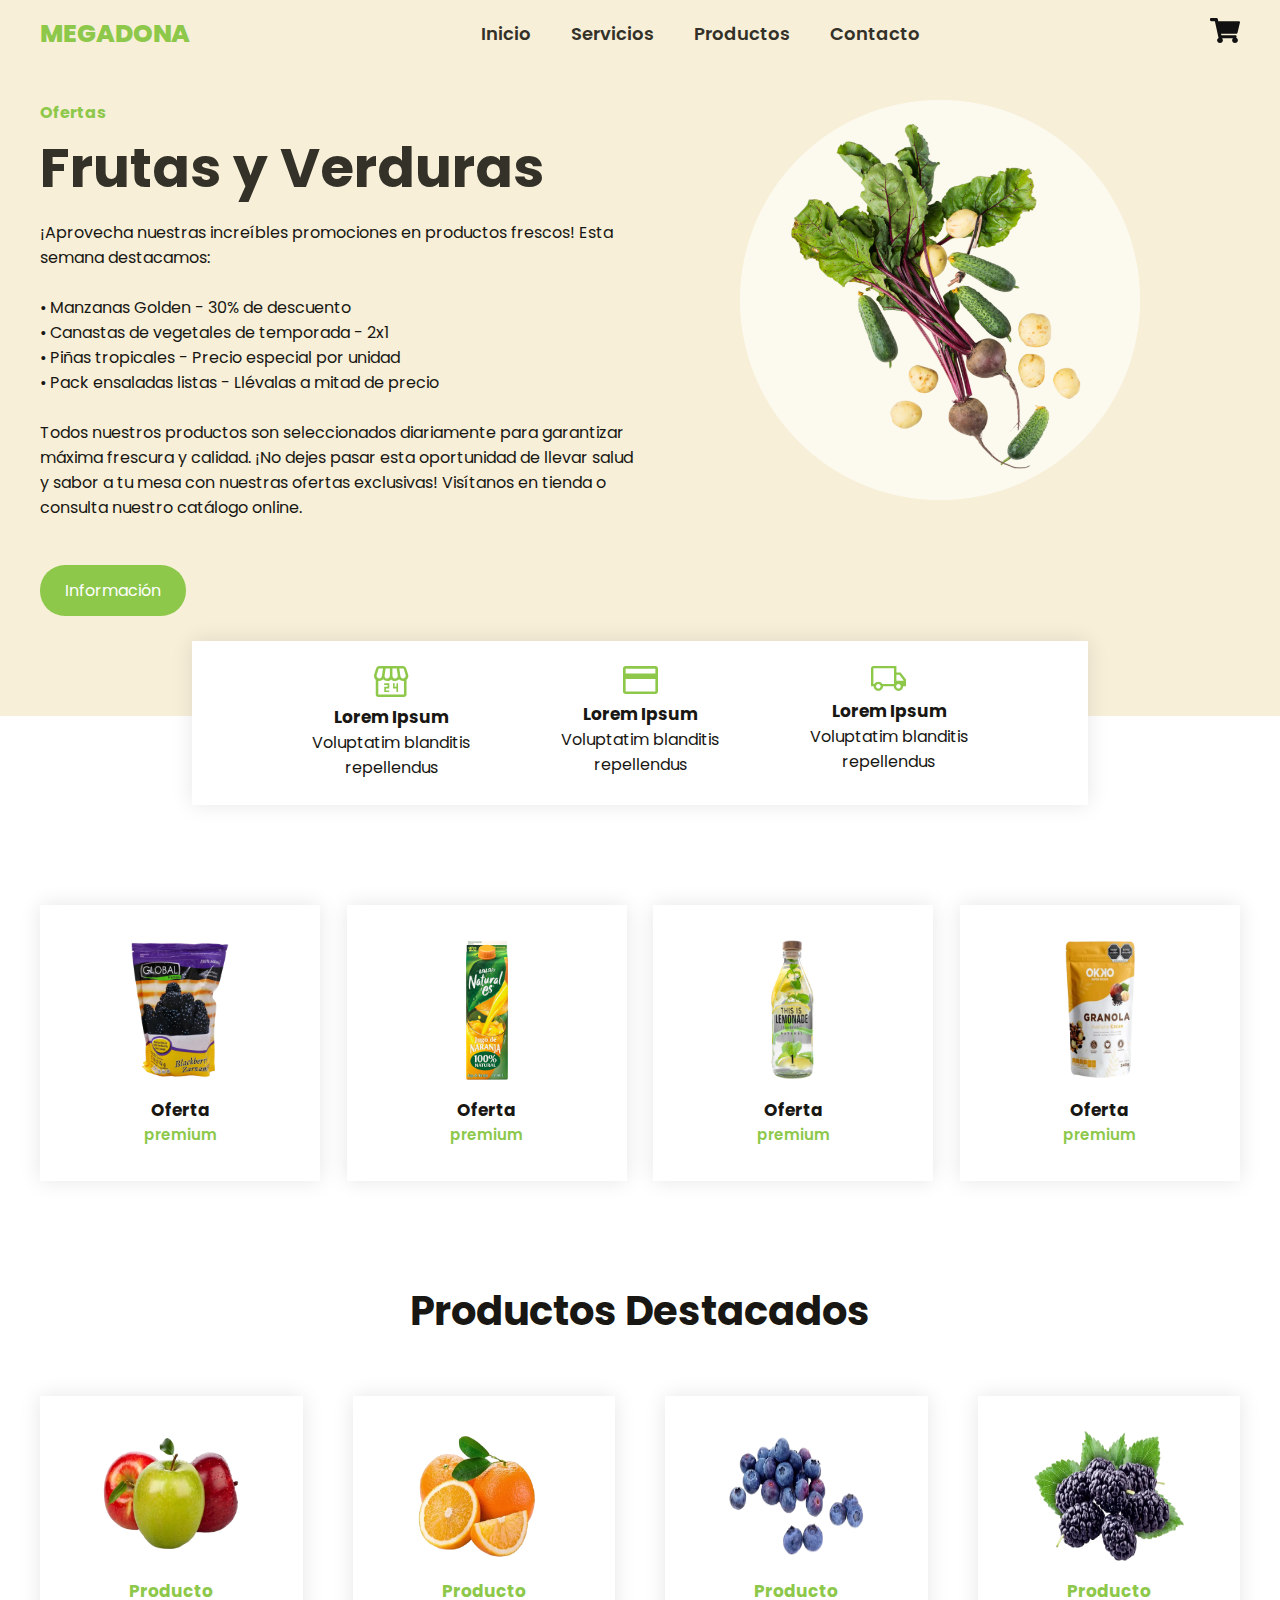
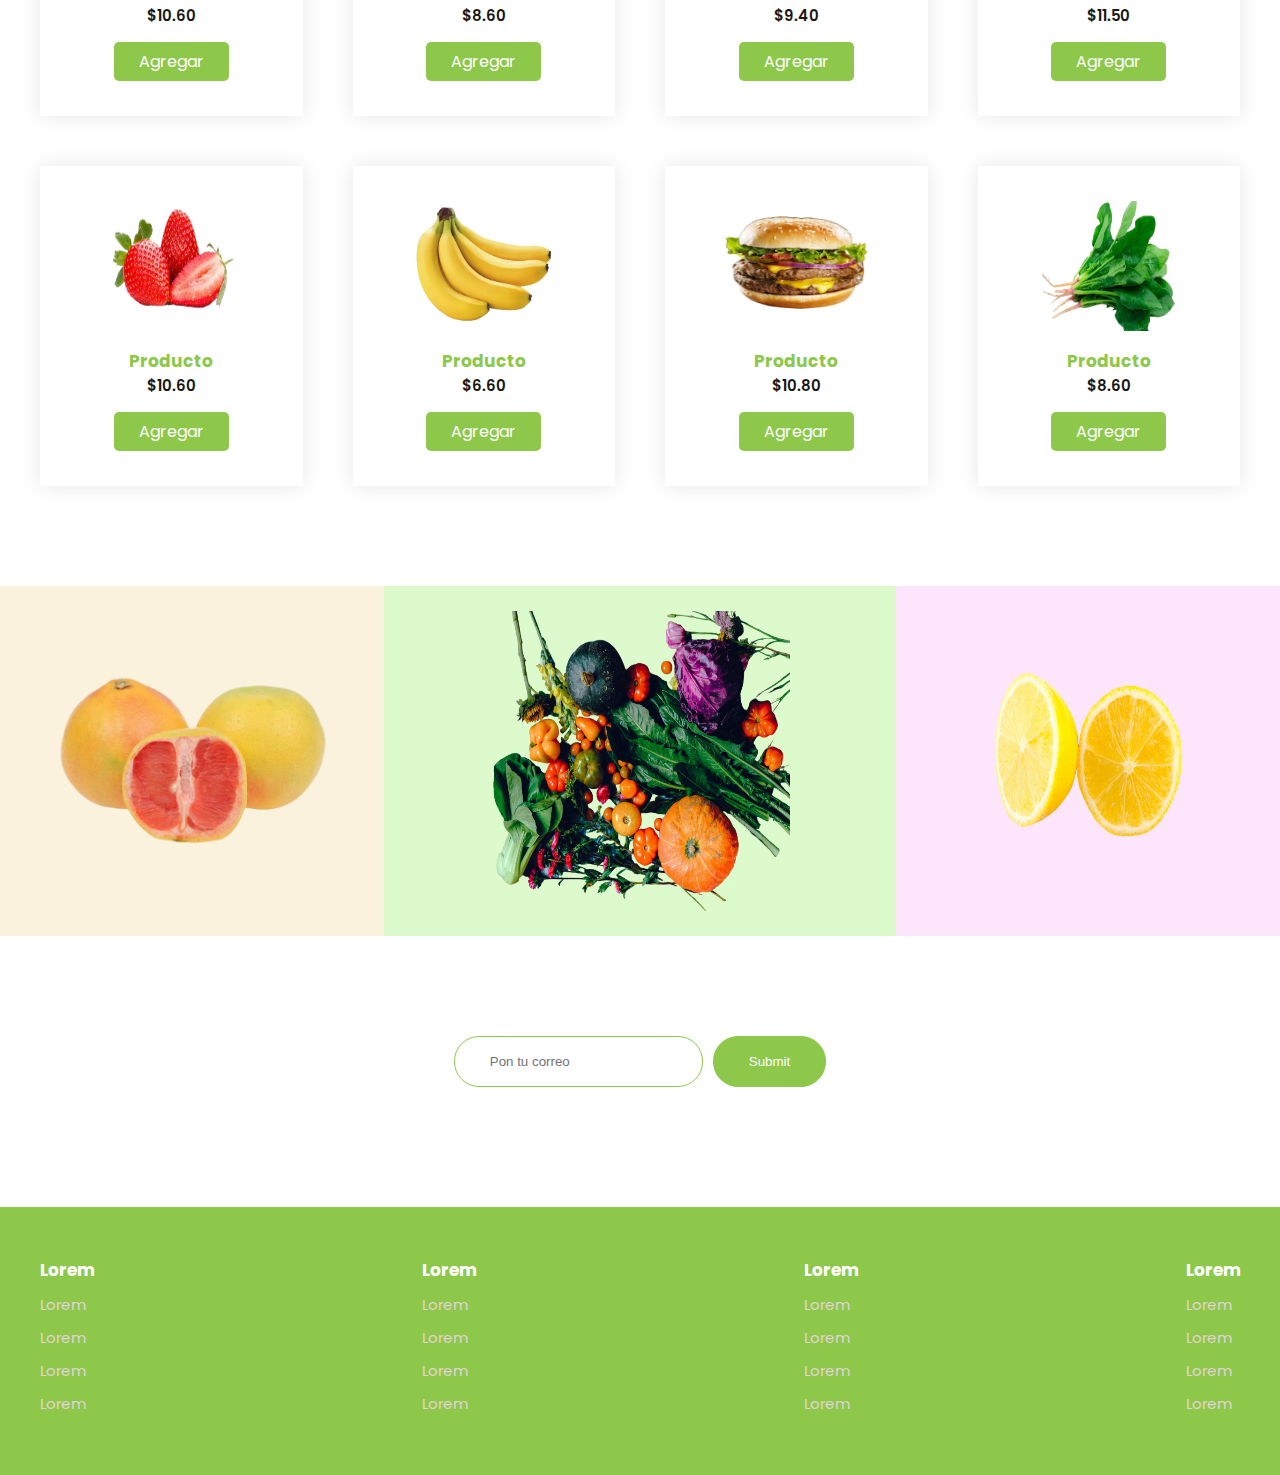
<file: index.html>
<!DOCTYPE html>
<html lang="en">
<head>
    <meta charset="UTF-8">
    <meta name="viewport" content="width=device-width, initial-scale=1.0">
    <title>SuperMarket</title>
    <link rel="stylesheet" href="style.css">
</head>
<body>
    <header class="header">
  <div class="menu container">
    <a href="#" class="logo">MegaDona</a> 
       <input type="checkbox" id="menu"/>
    <label for="menu">
    <img src="img/menu.png" class="menu-icono" alt="menu">
    </label>
    <nav class="navbar">
    <ul>
    <li><a href="#">Inicio</a></li>
    <li><a href="#">Servicios</a></li>
    <li><a href="#">Productos</a></li>
    <li><a href="#">Contacto</a></li>
    </ul>
    </nav>
    <div>
    <ul>
        <li class="submenu">
         <img src="img/car.svg" class="img-carrito" alt="carrito">
    <div id="carrito">
    <table id="lista-carrito">
    <thead>
    <tr>
        <th>Imagen</th>
    <th>Nombre</th>
    <th>Precio</th>
    <th></th>
    </tr>

    </thead>
    <tbody></tbody>
</table>

<a href="#" id="vaciar-carrito" class="btn-2">Vaciar Carrito</a>
    </div>
</li>
    </ul>
</div>

    </div>

<div class="header-content container">
<div class="header-txt">
    <span>Ofertas</span>
    <h1>Frutas y Verduras</h1>
    <p>¡Aprovecha nuestras increíbles promociones en productos frescos! Esta semana destacamos: <br><br> • Manzanas Golden - 30% de descuento<br> • Canastas de vegetales de temporada - 2x1<br> • Piñas tropicales - Precio especial por unidad<br> • Pack ensaladas listas - Llévalas a mitad de precio<br><br> Todos nuestros productos son seleccionados diariamente para garantizar máxima frescura y calidad. ¡No dejes pasar esta oportunidad de llevar salud y sabor a tu mesa con nuestras ofertas exclusivas! Visítanos en tienda o consulta nuestro catálogo online.</p>
<a href="#" class="btn-1">Información</a>

</div>


<div class="header-img">
    <img src="img/rigth.png" alt="rigth">
</div>
    </div>
    </header>


    <section class="information container">
<div class="information-content">
    <div class="information-1">
        <img src="img/i1.svg" alt="">
        <h3>Lorem ipsum</h3>
        <p>Voluptatim blanditis repellendus</p>
    </div>
    <div class="information-1">
        <img src="img/i2.svg" alt="">
        <h3>Lorem ipsum</h3>
        <p>Voluptatim blanditis repellendus</p>
    </div>
    <div class="information-1">
        <img src="img/i3.svg" alt="">
        <h3>Lorem ipsum</h3>
        <p>Voluptatim blanditis repellendus</p>
    </div>
 
</div>

    </section>

    <section class="oferts container">
<div class="ofert-1">
    <img src="img/f1.png" alt="">
    <h3>Oferta</h3>
    <p>premium</p>
</div>
<div class="ofert-1">
    <img src="img/f2.png" alt="">
    <h3>Oferta</h3>
    <p>premium</p>
</div>
<div class="ofert-1">
    <img src="img/f3.png" alt="">
    <h3>Oferta</h3>
    <p>premium</p>
</div>

<div class="ofert-1">
    <img src="img/f4.png" alt="">
    <h3>Oferta</h3>
    <p>premium</p>
</div>
    </section>

<main class="products container" id="lista-1">
<h2>Productos destacados</h2>
<div class="product-content">  
<div class="product">
    <img src="img/pr1.png" alt="">
    <div class="product-txt">
        <h3>Producto</h3>
        <p class="precio"> $10.60</p>
        <a href="#" class="agregar-carrito btn-2" data-id="1"> Agregar</a>
    </div>
</div>
<div class="product">
    <img src="img/pr2.png" alt="">
    <div class="product-txt">
        <h3>Producto</h3>
        <p class="precio"> $8.60</p>
        <a href="#" class="agregar-carrito btn-2" data-id="2"> Agregar</a>
    </div>
</div>
<div class="product">
    <img src="img/pr3.png" alt="">
    <div class="product-txt">
        <h3>Producto</h3>
        <p class="precio"> $9.40</p>
        <a href="#" class="agregar-carrito btn-2" data-id="3"> Agregar</a>
    </div>
</div>
<div class="product">
    <img src="img/pr4.png" alt="">
    <div class="product-txt">
        <h3>Producto</h3>
        <p class="precio"> $11.50</p>
        <a href="#" class="agregar-carrito btn-2" data-id="4"> Agregar</a>
    </div>
</div>
<div class="product">
    <img src="img/pr5.png" alt="">
    <div class="product-txt">
        <h3>Producto</h3>
        <p class="precio"> $10.60</p>
        <a href="#" class="agregar-carrito btn-2" data-id="5"> Agregar</a>
    </div>
</div>

<div class="product">
    <img src="img/pr6.png" alt="">
    <div class="product-txt">
        <h3>Producto</h3>
        <p class="precio"> $6.60</p>
        <a href="#" class="agregar-carrito btn-2" data-id="6"> Agregar</a>
    </div>    
</div>


<div class="product">
    <img src="img/pr7.png" alt="">
    <div class="product-txt">
        <h3>Producto</h3>
        <p class="precio"> $10.80</p>
        <a href="#" class="agregar-carrito btn-2" data-id="7"> Agregar</a>
    </div>
</div>
<div class="product">
    <img src="img/pr8.png" alt="">
    <div class="product-txt">
        <h3>Producto</h3>
        <p class="precio"> $8.60</p>
        <a href="#" class="agregar-carrito btn-2" data-id="8"> Agregar</a>
    </div>
</div>


</div>

</main>
<section class="service">
    <div class="service-1">
        <img class="store" src="img/1.png" alt="">
    </div>
    <div class="service-2">
        <img class="store" src="img/2.png" alt="">
    </div>
    <div class="service-3">
        <img class="store" src="img/3.png" alt="">
    </div>

</section>
<section class="contact container">
    <form id="contact-form">
        <input type="email" id="email" placeholder="Pon tu correo">
        <input type="submit" class="btn-3">
    </form>
    <div id="welcome-message"></div>
</section>


<footer class="footer">
    <div class="footer-content container">
        <div class="link">
            <h3>lorem</h3>
            <ul>
                <li><a href="#">Lorem</a></li>
                <li><a href="#">Lorem</a></li>
                <li><a href="#">Lorem</a></li>
                <li><a href="#">Lorem</a></li>
            </ul>
        </div>
        <div class="link">
            <h3>lorem</h3>
            <ul>
                <li><a href="#">Lorem</a></li>
                <li><a href="#">Lorem</a></li>
                <li><a href="#">Lorem</a></li>
                <li><a href="#">Lorem</a></li>
            </ul>
        </div>
        <div class="link">
            <h3>lorem</h3>
            <ul>
                <li><a href="#">Lorem</a></li>
                <li><a href="#">Lorem</a></li>
                <li><a href="#">Lorem</a></li>
                <li><a href="#">Lorem</a></li>
            </ul>
        </div>
        <div class="link">
            <h3>lorem</h3>
            <ul>
                <li><a href="#">Lorem</a></li>
                <li><a href="#">Lorem</a></li>
                <li><a href="#">Lorem</a></li>
                <li><a href="#">Lorem</a></li>
            </ul>
        </div>
    </div>

</footer>
<script src="script.js"></script>

</body>
</file>
<file: style.css>
@import url('https://fonts.googleapis.com/css2?family=Poppins&display=swap');
*{
margin: 0;
padding: 0;
box-sizing: border-box;
text-decoration: none;
list-style: none;
}

body{

    font-family: "Poppins", sans-serif;
}
img{
    max-width: 100%;
}
.container{
    max-width: 1200px;
    margin: 0 auto;

}
.header{
    background-color: #F7EFD8;
    display: flex;
 align-items: center;
 min-height: 70vh;
 padding: 100px 0;

}
.menu{
    position: absolute;
    top: 0;
    left: 0;
    right: 0;
    display: flex;
    align-items: center;
    justify-content:space-between;
}
.logo{
    color:#8DC84B;
    font-size: 25px;
    font-weight: 800;
    text-transform: uppercase;
}

.menu .navbar ul li{
    position: relative;
    float: left;

}
.menu .navbar ul li a{
    font-size: 18px;
    padding: 20px;
    color: #333128;
    display: block;
    font-weight: 600;
}
.menu .navbar ul li a:hover{
  
    color: #8DC84B;
   
}
#menu{
    display: none;
}
.menu-icono{
    width: 25px;
}
.menu label{
    cursor: pointer;
    display: none;
}
.submenu{
    position: relative;
}
.submenu #carrito{
    display: none;
}
.submenu:hover #carrito{
    display: block;
    position: absolute;
    right: 0;
    backdrop-filter: blur(10px);
    top: 100%;
    z-index: 1;
    background-color: #4E4B5076;
    padding: 20px;
    min-width: 400px;
}
table{
    width: 100%;
}
th, td{
    color: #ffffff;

}
.borrar{
    background-color: #8DC84B;
    border-radius: 50%;
    padding: 5px 10px;
    color:#ffffff;
    font-weight: 800;
    cursor: pointer;
}
.header-content{
    display: flex;
}
.header-txt{
    flex-basis: 50%;
}
.header-txt span{
    font-size:  16px;
    color: #8DC84B;
    font-weight: 700;
    margin-bottom: 15px;
    display: block;
}
.header-txt h1{
 font-size: 55px;
 line-height: 1;
 color: #333128;
 margin-bottom: 25px;   
}
p{
    font-size:16px ;
    color: #181713;
    margin-bottom: 45px;
}
.btn-1{
    display: inline-block;
    padding: 13px 25px;
    color:#ffffff;
    border-radius: 25px;
    background-color: #8DC84B;
    text-transform: capitalize;
}
.btn-1:hover{
    color:#040404;
   
    background-color: #ffffff;
}
.header-img{
    flex-basis: 50%;
    text-align: center;
}
.header-img img{
    width: 400px;
}
.information{
    width: 70%;
    box-shadow: 0 0 20px rgba(0, 0,0, 0.1);
    padding: 25px 75px;
    margin-top: -75px;
    background-color: #ffffff;
}
.information-content{
    text-align: center;
    display: flex;
    justify-content: space-between;
}
.information-1 img{
width: 35px;
}
h3{
    font-size: 17px;
    color: #181713;
    text-transform: capitalize;

}
.information-1 p{
     margin-bottom: 0;
}
.oferts{
    padding:100px 0 ;
    display: flex;
    justify-content: space-between;

}
.ofert-1{
    text-align: center;
    flex-basis: calc(25% - 20px);
    box-shadow: 0 0 20px rgba(0, 0,0, 0.1);
    padding: 35px;   
}
.ofert-1 img{
    width: 140px;
    margin-bottom: 10px;   
}
.ofert-1 p{
 font-size:  15px;
 margin: 0;
 font-weight: 600;
 color: #8DC84B;
}

.products{
    padding: 0 0 100px 0;
    text-align: center;
}
.products h2{
    font-size: 40px;
    color: #181713;
    text-transform:  capitalize;
    margin-bottom: 55px;
}
.product-content{
    display: grid;
    grid-template-columns: repeat(4,1fr);
    gap: 50px;
}
.product{
    text-align: center;
    box-shadow: 0 0 20px rgba(0, 0,0, 0.1);
    padding: 35px;
}
.product img{
    width: 150px;
    height: 130px;
    margin-bottom: 10px;
}
.product h3{
    color: #8DC84B;
}
.product p{
    font-size: 15px;
    margin: 0;
    color:#181713;
    font-weight: 600;
}
.btn-2{
    display: inline-block;
    margin-top: 15px;
    padding: 7px 25px;
    border-radius: 5px;
    color: #ffffff;
    background-color: #8DC84B;
}
.btn-2:hover{
    color:#040404;
   
    background-color: #ffffff;
}
.service{
    padding-bottom:  100px;
    display: flex;
    justify-content: space-between;

}
.service-1{
    flex-basis: 30%;
    padding: 25px;
    background-color: #FAF2DD;
    display: flex;
    justify-content: center;
    align-items: center;
}
.store{
width: 300px;
height: 300px;
}
.service-2{
    flex-basis: 40%;
    padding: 25px;
    background-color: #DDFACC;
    display: flex;
    justify-content: center;
    align-items: center;
}
.service-3{
    flex-basis: 30%;
    padding: 25px;
    background-color: #FDE5FB;
    display: flex;
    justify-content: center;
    align-items: center;
}
.contact{
    padding-bottom: 100px;
    display: flex;

    justify-content: center;
    flex-direction: column;
    align-items: center;
}
form{
    display: flex;
}
#contact-form {
    margin-bottom: 20px; 
}
#welcome-message {
    display: none;
    margin-top: 20px;
    font-size: 24px;
    color: #8DC84B;
    text-align: center;
    animation: fadeIn 1s ease-in-out;
}


input{
    padding: 17px 35px;
    border-radius: 25px;
    border: 1px solid #8DC84B;
    outline: none;
}
.btn-3{
    margin-left: 10px;
    color: #ffffff;
    background-color: #8DC84B;

}
.btn-3:hover{
    color:#040404;
   
    background-color: #ffffff;
}
.footer{
    padding: 50px 0;
    background-color: #8DC84B;
}
.footer-content{
    display: flex;
    justify-content: space-between;

}
.link h3{
    color: #ffffff;
    font-size: 17px;
    margin-bottom: 10px;
}
.link a{
    color: #e2d4d4;
    font-size: 15px;
    display: block;
    margin-bottom: 10px;
}
.link a:hover{
    color:#ffffff;
    
}
.services {
    display: flex;
    justify-content: space-around;
    margin: 50px 0;
}

.service-card {
    width: 200px;
    height: 300px;
    perspective: 1000px;
}

.card-inner {
    position: relative;
    width: 100%;
    height: 100%;
    text-align: center;
    transition: transform 0.6s;
    transform-style: preserve-3d;
}

.service-card:hover .card-inner {
    transform: rotateY(180deg);
}

.card-front, .card-back {
    position: absolute;
    width: 100%;
    height: 100%;
    backface-visibility: hidden;
}

.card-front {
    background-color: #fff;
    color: black;
}

.card-back {
    background-color: #2980b9;
    color: white;
    transform: rotateY(180deg);
    display: flex;
    justify-content: center;
    align-items: center;
    flex-direction: column;
}

@media (max-width: 991px) {
.menu {
padding: 30px;
}
.menu label {
display:  initial;
}
.menu .navbar {
position: absolute;
top: 100%;
left: 0;
right: 0;
background-color:#303030;
display: none;
}

.menu .navbar ul li {
width: 100%;
}
.menu .navbar ul li a{
color: #ffffff;
}
.logo{
    display: none;
}
#menu:checked ~ .navbar{
    display: initial;
}
.submenu:hover #carrito{
    min-width: 340px;
}
.header{
    min-height: 0vh;
    padding: 100px 30px;
}
.header-content{
    flex-direction: column;
    text-align: center;
}
.header-txt{
    margin-bottom: 20px;
    }
    
.header-img img{
width: 300px;
}
.information{
    display: none;
}

.oferts{
    padding: 30px;
    flex-direction: column;
}
.ofert-1{
    margin-bottom: 25px;
}

.products{
    padding: 30px;

}
.product-content{
    grid-template-columns: repeat(1,1fr);
}
.service{
    flex-direction: column;
}
.footer{
    padding: 30px;
}
.footer-content{
    flex-direction: column;
    text-align: center;
}


}
</file>
